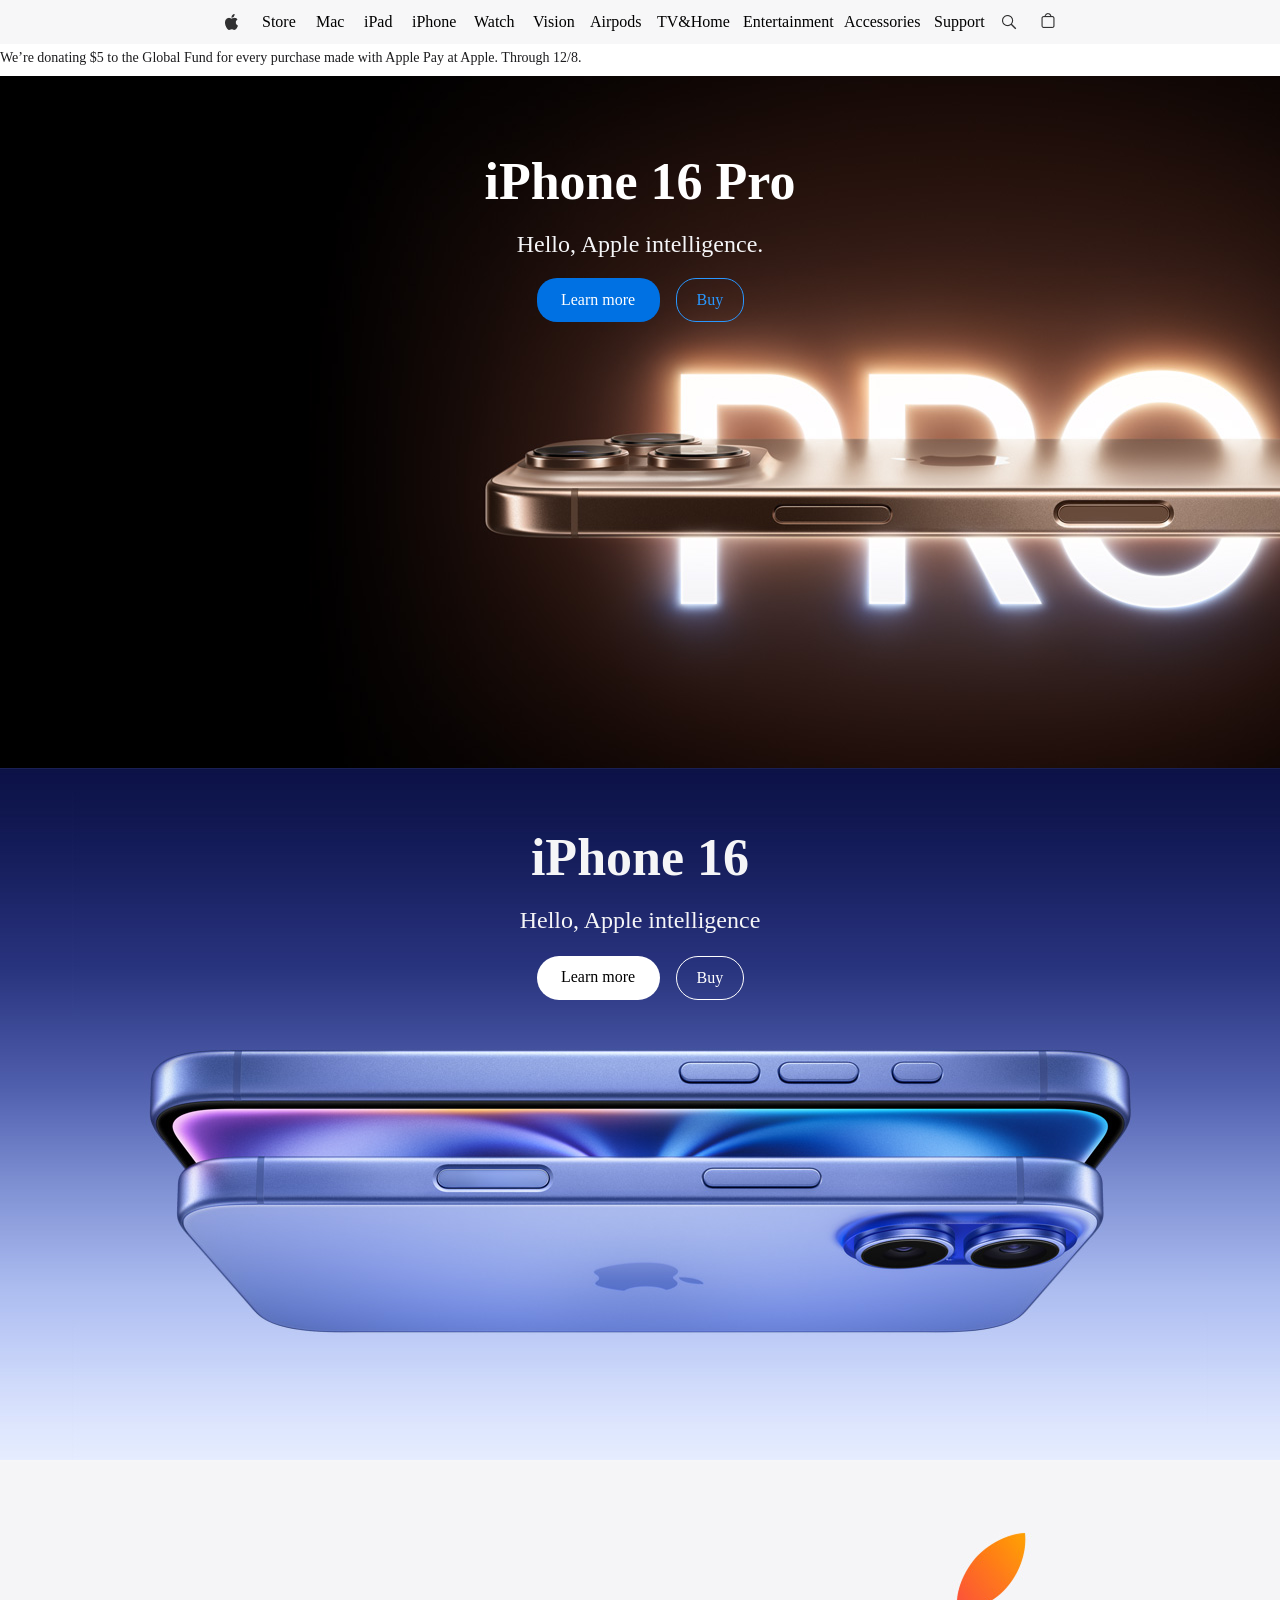
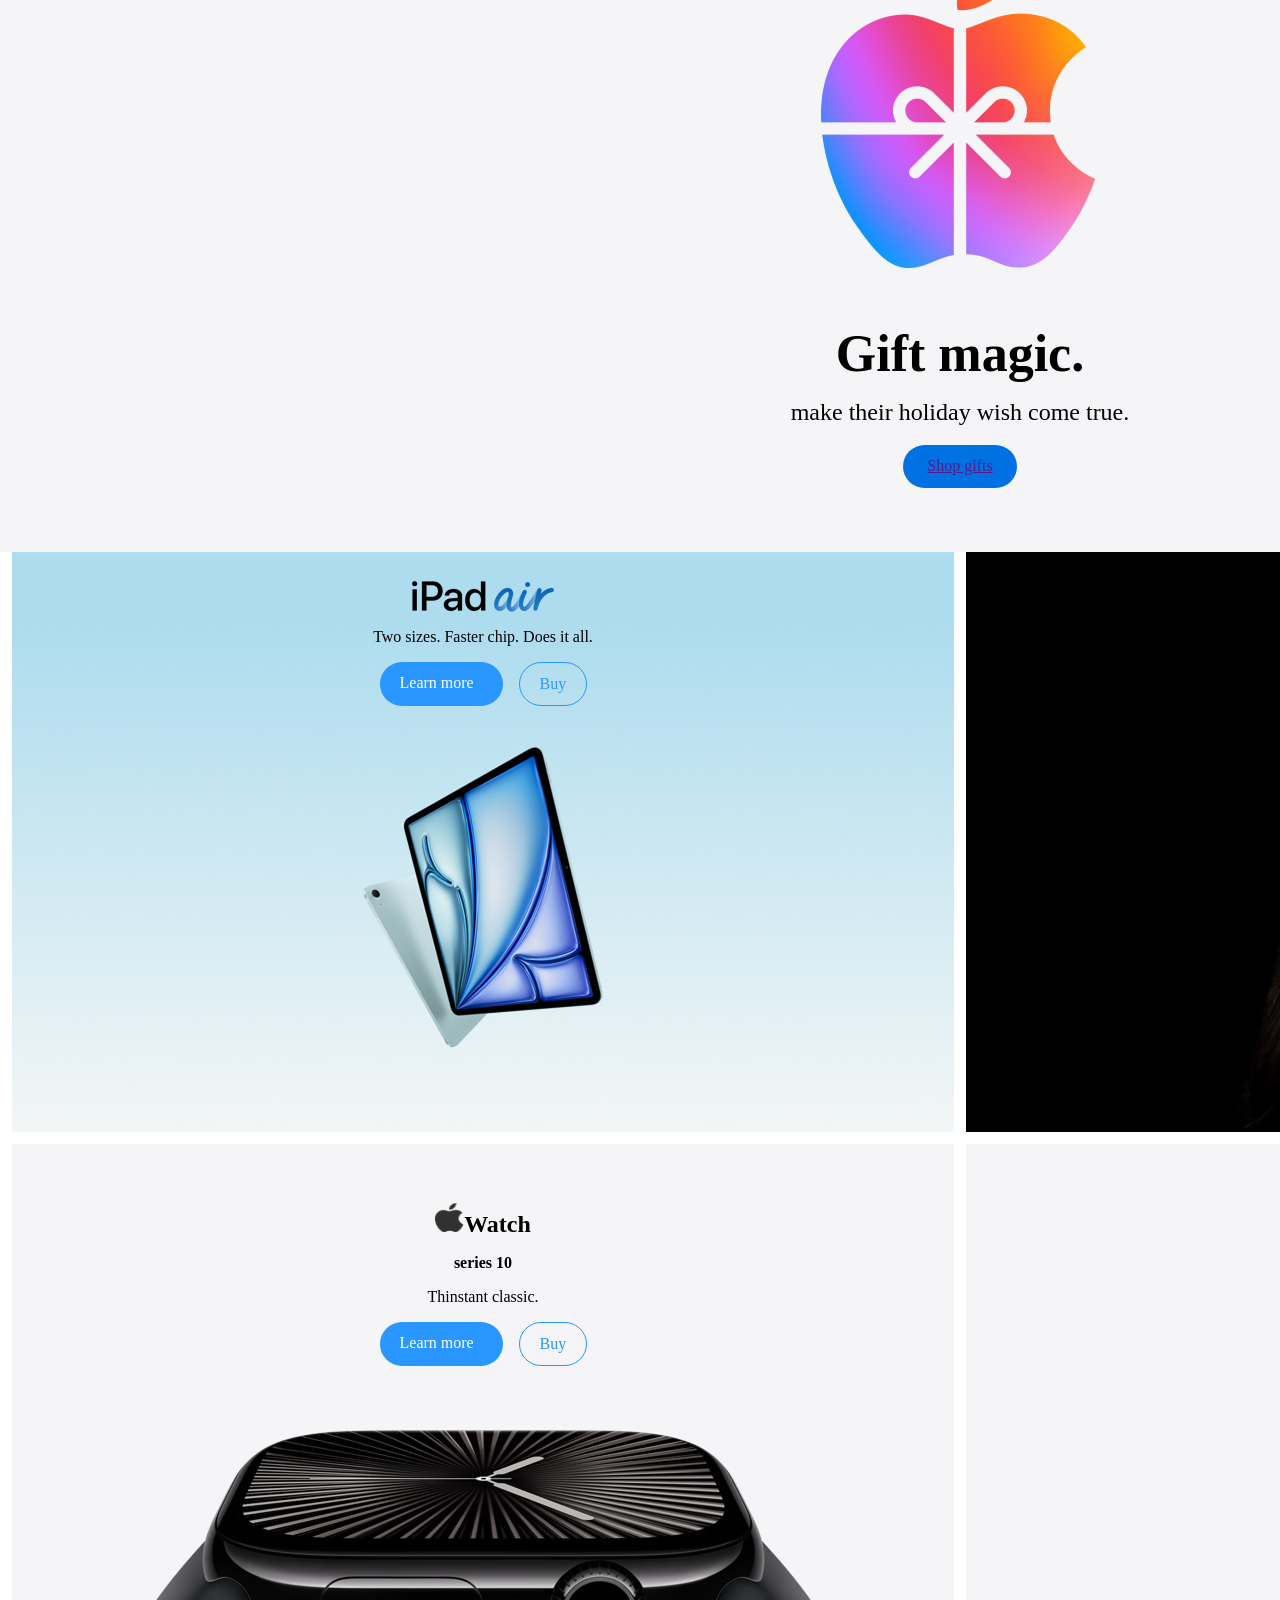
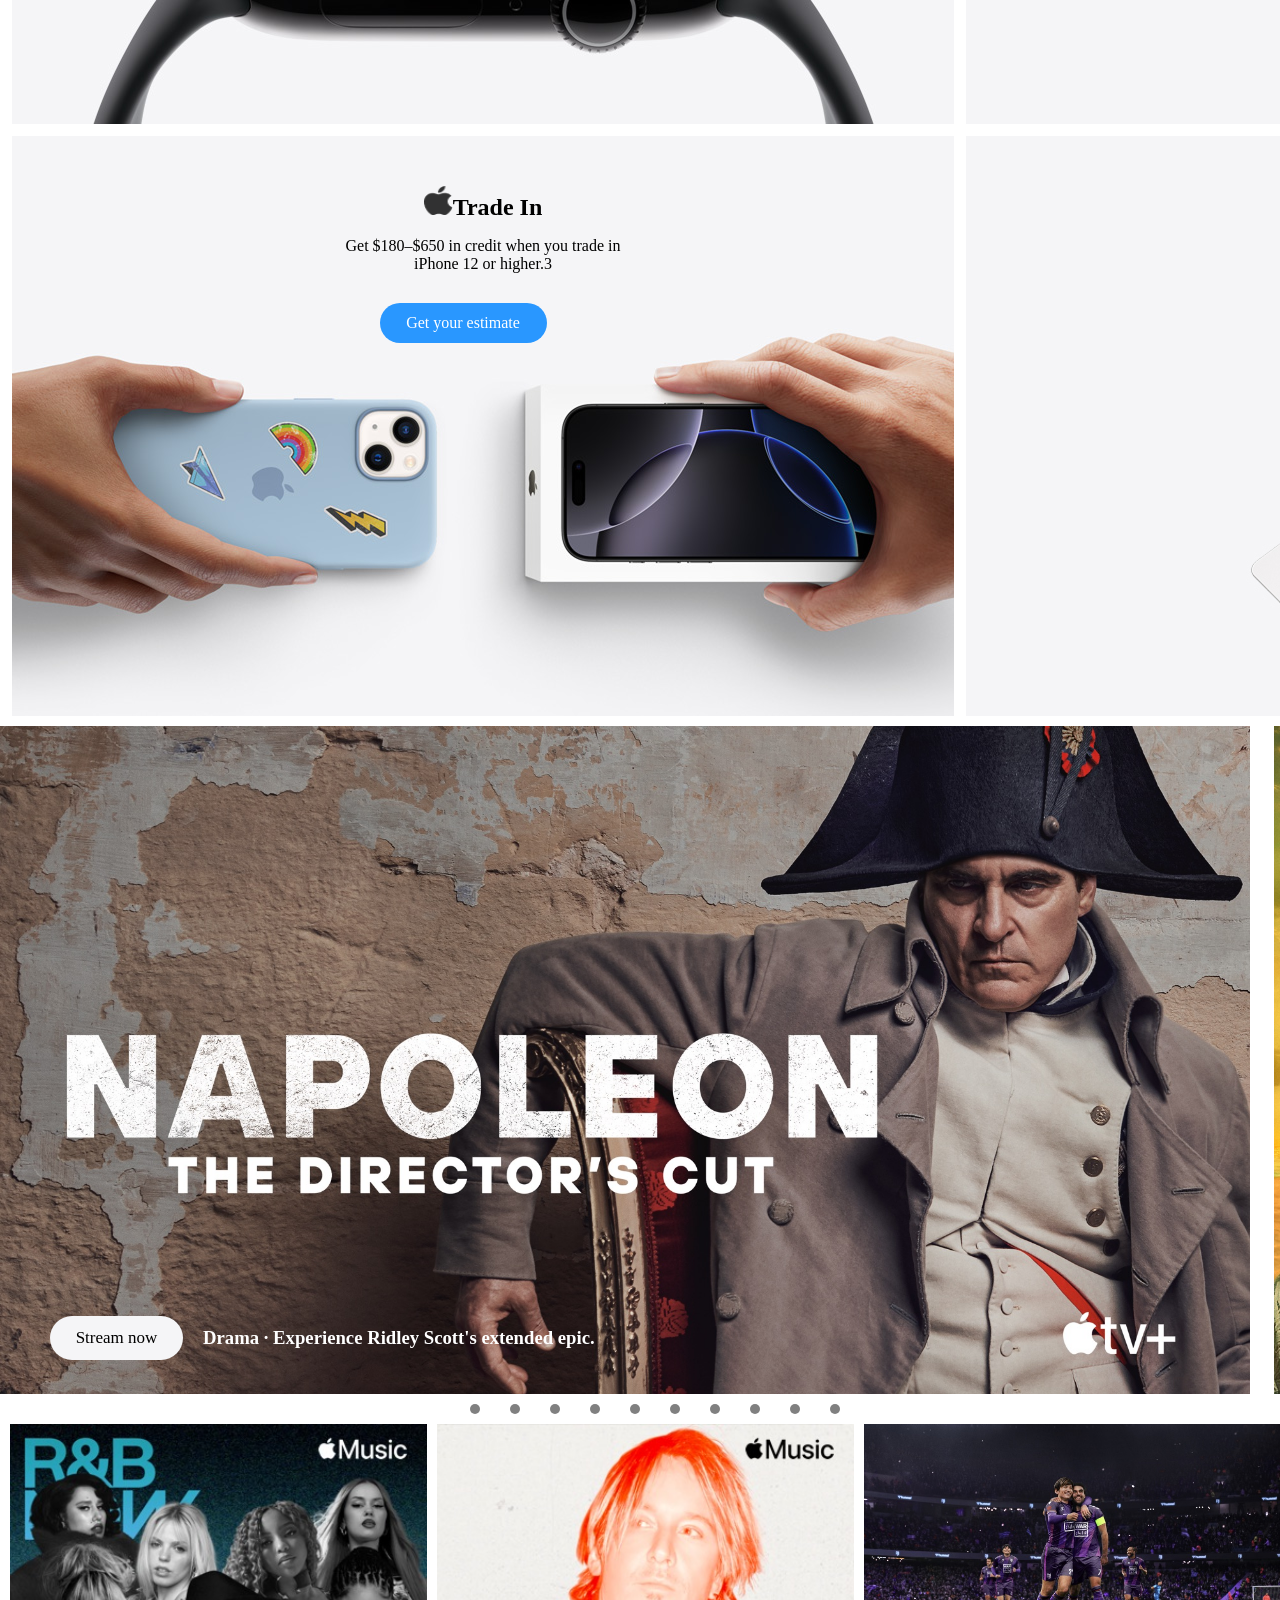
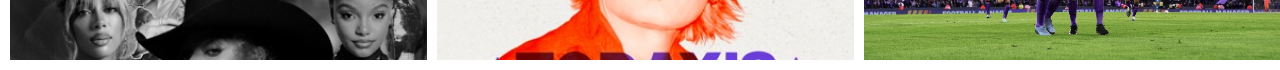
<file: index.html>
<!doctype html>
<html lang="en">
  <head>
    <meta charset="UTF-8" />
    <meta name="viewport" content="width=device-width, initial-scale=1.0" />
    <title>Document</title>
    <link rel="stylesheet" href="index.css" />
    <link rel="stylesheet" href="tablet.css" />
  </head>
  <body>
    <section class="header">
      <div class="text">
        <img src="Vector.png" alt="" />
        <p style="width: 30px" ;>Store</p>
        <p style="width: 24px">Mac</p>
        <p style="width: 24px">iPad</p>
        <p style="width: 38px">iPhone</p>
        <p style="width: 35px">Watch</p>
        <p style="width: 33px">Vision</p>
        <p style="width: 43px">Airpods</p>
        <p style="width: 62px">TV&Home</p>
        <p style="width: 77px">Entertainment</p>
        <p style="width: 66px">Accessories</p>
        <p style="width: 44px">Support</p>
        <img src="search.png" alt="" />
        <img src="SVG.png" alt="" />
      </div>
    </section>
    <div class="donate">
      <p>
        We’re donating $5 to the Global Fund for every purchase made with
        Apple Pay at Apple. Through 12/8.
      </p>
    </div>
    <section class="frame14">
      <div class="frame12">
        <section class="background1">
          <div class="father">
            <h1 class="son">iPhone 16 Pro</h1>
            <p class="son2">Hello, Apple intelligence.</p>
            <div class="huree">
              <div class="son1">
                <a style="color: white">Learn more</a>
              </div>
              <a class="son3">Buy</a>
            </div>
          </div>
        </section>

        <section class="background2">
          <div class="head">
            <h1>iPhone 16</h1>
            <p>Hello, Apple intelligence</p>
            <div class="huree2">
              <a class="ehnih">Learn more</a>
              <a class="daragiih">Buy</a>
            </div>
          </div>
          <img src="zurag2.png" alt="" />
        </section>
        <div class="background3">
          <div class="head3">
            <h1>Gift magic.</h1>
            <p>make their holiday wish come true.</p>
            <a href="">Shop gifts</a>
          </div>
          <img src="zurag.png" alt="" />
        </div>
        <div class="frame13">
          <div class="heseg1">
            <div class="dotor1">
              <img src="13-1.png" alt="" />
              <div class="dot1">
                <img src="Heading 3.png" alt="" />
                <p>Two sizes. Faster chip. Does it all.</p>
                <div class="huree3">
                  <a id="first">Learn more</a>
                  <a id="second">Buy</a>
                </div>
              </div>
            </div>
          </div>
          <div class="heseg2">
            <div class="dotor1">
              <img src="13-2.png" alt="" />
              <div id="dot1-2" class="dot1">
                <h1 style="color: white">Airpods Pro 2</h1>
                <p style="color: white">Now with a Hearing Aid feature.2</p>
                <div class="huree3">
                  <a id="first">Learn more</a>
                  <a id="second">Buy</a>
                </div>
              </div>
            </div>
          </div>
          <div class="heseg3">
            <div class="dotor1">
              <img src="13-3.png" alt="" />
              <div id="dot1-3" class="dot1">
                <h1 style="color: black">
                  <img
                    style="width: 29px; height: 29px"
                    src="logo.png"
                    alt=""
                  />Watch
                </h1>
                <h4>series 10</h4>
                <p style="color: black">Thinstant classic.</p>
                <div class="huree3">
                  <a id="first">Learn more</a>
                  <a id="second">Buy</a>
                </div>
              </div>
            </div>
          </div>
          <div class="heseg4">
            <div class="dotor1">
              <img src="13-4.png" alt="" />
              <div id="dot1-4" class="dot1">
                <h1 style="color: black">Macbook Air</h1>

                <p style="color: black">Lean. Mean. M3 machine.</p>
                <div class="huree3">
                  <a id="first">Learn more</a>
                  <a id="second">Buy</a>
                </div>
              </div>
            </div>
          </div>
          <div class="heseg5">
            <div class="dotor1">
              <img src="13-5.png" alt="" />
              <div id="dot1-5" class="dot1">
                <h1 style="color: black">
                  <img
                    style="width: 29px; height: 29px"
                    src="logo.png"
                    alt=""
                  />Trade In
                </h1>
                <p
                  style="
                    color: black;
                    width: 322px;
                    height: 50px;
                    display: flex;
                    text-align: center;
                  "
                >
                  Get $180–$650 in credit when you trade in iPhone 12 or
                  higher.3
                </p>
                <div class="huree3">
                  <a
                    style="
                      width: 167px;
                      height: 40px;
                      display: flex;
                      align-items: center;
                      justify-content: center;
                    "
                    id="first"
                    >Get your estimate</a
                  >
                </div>
              </div>
            </div>
          </div>

          <div class="heseg6">
            <div class="dotor1">
              <img src="13-6.png" alt="" />
              <div id="dot1-5" class="dot1">
                <h1 style="color: black">
                  <img
                    style="width: 29px; height: 29px"
                    src="logo.png"
                    alt=""
                  />Card
                </h1>
                <p
                  style="
                    color: black;
                    width: 322px;
                    height: 50px;
                    display: flex;
                    text-align: center;
                  "
                >
                  Get up to 3% Daily Cash back with every purchase.
                </p>
                <div
                  style="width: 246px; height: 40px; gap: 16px"
                  class="huree3"
                >
                  <a
                    style="
                      width: 118px;
                      height: 40px;
                      display: flex;
                      justify-content: center;
                      align-items: center;
                    "
                    id="first"
                    >learn more</a
                  >
                  <a
                    style="
                      width: 118px;
                      height: 40px;
                      display: flex;
                      justify-content: center;
                      align-items: center;
                    "
                    id="second"
                    >Apply now</a
                  >
                </div>
              </div>
            </div>
          </div>
        </div>
      </div>
    </section>
    <section class="scroll-heseg">
      <div id="item1" class="scroll-item">
        <div class="steam">
          <div class="steam-in">Stream now</div>
          <h3>Drama · Experience Ridley Scott's extended epic.</h3>
        </div>
      </div>
      <div id="item2" class="scroll-item">
        <div class="steam">
          <div class="steam-in">Stream now</div>
          <h3>Comedy · The shady side of paradise.</h3>
        </div>
      </div>
      <div id="item3" class="scroll-item">
        <div class="steam">
          <div class="steam-in">Stream now</div>
          <h3>Action · Worst. Heist. Ever.</h3>
        </div>
      </div>
      <div id="item4" class="scroll-item">
        <div class="steam">
          <div class="steam-in">Stream now</div>
          <h3>Documentary · All that glitters isn't gold.</h3>
        </div>
      </div>
      <div id="item5" class="scroll-item">
        <div class="steam">
          <div class="steam-in">Stream now</div>
          <h3>Watch Messi, every club, and every match--live.</h3>
        </div>
      </div>
      <div id="item6" class="scroll-item">
        <div class="steam">
          <div class="steam-in">Stream now</div>
          <h3>Crime · Presume nothing.</h3>
        </div>
      </div>
      <div id="item7" class="scroll-item">
        <div class="steam">
          <div class="steam-in">Stream now</div>
          <h3>Drama · New season.</h3>
        </div>
      </div>
      <div id="item8" class="scroll-item">
        <div class="steam">
          <div class="steam-in">See the schedule</div>
          <h3>Live MLB games, every Friday.</h3>
        </div>
      </div>
      <div id="item9" class="scroll-item">
        <div class="steam">
          <div class="steam-in">Stream now</div>
          <h3>
            Thriller · Natalie Portman and Moses Ingram star in a visionary noir
            thriller.
          </h3>
        </div>
      </div>
      <div id="item10" class="scroll-item">
        <div class="steam">
          <div class="steam-in">Stream now</div>
          <h3>Drama · 16 Emmy® Nominations Including Best Drama</h3>
        </div>
      </div>
    </section>
    <div
      style="
        padding-left: 30px;
        padding-top: 10px;
        display: flex;
        align-items: center;
        justify-content: center;
        gap: 30px;
      "
    >
      <a class="item1-dot" href="#item1"> </a>
      <a class="item2-dot" href="#item2"> </a>
      <a class="item3-dot" href="#item3"> </a>
      <a class="item4-dot" href="#item4"> </a>
      <a class="item5-dot" href="#item5"> </a>
      <a class="item6-dot" href="#item6"> </a>
      <a class="item7-dot" href="#item7"> </a>
      <a class="item8-dot" href="#item8"> </a>
      <a class="item9-dot" href="#item9"> </a>
      <a class="item10-dot" href="#item10"> </a>
    </div>
    <section class="animation">
      <div class="group">
        <div class="slider" id="zurag1"></div>
        <div class="slider" id="zurag2"></div>
        <div class="slider" id="zurag3"></div>
        <div class="slider" id="zurag4"></div>
        <div class="slider" id="zurag5"></div>
        <div class="slider" id="zurag6"></div>
        <div class="slider" id="zurag7"></div>
        <div class="slider" id="zurag8"></div>
        <div class="slider" id="zurag9"></div>
        <div class="slider" id="zurag10"></div>
      </div>
      <div aria-hidden class="group">
        <div class="slider" id="zurag1"></div>
        <div class="slider" id="zurag2"></div>
        <div class="slider" id="zurag3"></div>
        <div class="slider" id="zurag4"></div>
        <div class="slider" id="zurag5"></div>
        <div class="slider" id="zurag6"></div>
        <div class="slider" id="zurag7"></div>
        <div class="slider" id="zurag8"></div>
        <div class="slider" id="zurag9"></div>
        <div class="slider" id="zurag10"></div>
      </div>
    </section>
  </body>
</html>
</file>
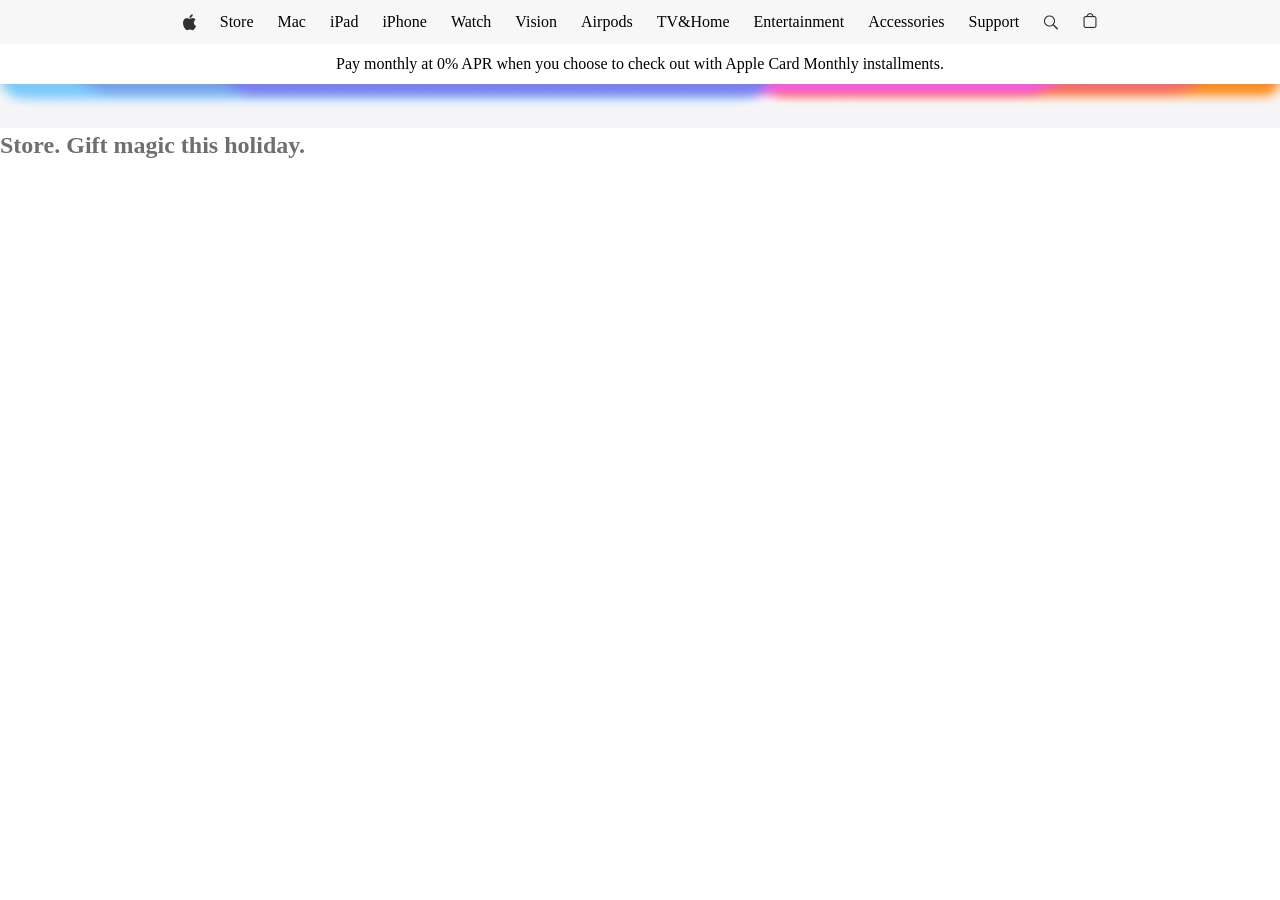
<file: store-index.html>
<!doctype html>
<html lang="en">
  <head>
    <meta charset="UTF-8" />
    <meta name="viewport" content="width=device-width, initial-scale=1.0" />
    <title>Document</title>
    <link rel="stylesheet" href="store-index.css" />
  </head>
  <body>
    <section class="main-body">
      <div class="tolgoi-heseg">
        <div class="header">
          <img src="apple-logo.png" alt="" />
          <p>Store</p>
          <p>Mac</p>
          <p>iPad</p>
          <p>iPhone</p>
          <p>Watch</p>
          <p>Vision</p>
          <p>Airpods</p>
          <p>TV&Home</p>
          <p>Entertainment</p>
          <p>Accessories</p>
          <p>Support</p>
          <img src="search-icon.png" alt="" />
          <img src="SVG.png" alt="" />
        </div>
        <div class="pay">
          <p>
            Pay monthly at 0% APR when you choose to check out with Apple Card
            Monthly installments.
          </p>
        </div>
        <img style="width: 100vw; height: 44px" src="store-header.png" alt="" />
        <div class="tolgoi-mid">
          <h2>Store. Gift magic this holiday.</h2>
        </div>
      </div>
    </section>
  </body>
</html>
</file>
<file: index.css>
* {
  margin: 0;
  box-sizing: border-box;
  padding: 0;
}
.header{
    width: 100vw;
    height: 44px;
    gap: 24px;
    position: fixed;
background-color: #F5F5F7CC;

}
.text{   display: flex;
    align-items: center;
    justify-content: center;
    gap: 24px;
    height: 44px;
}
.donate{
    width: 100vw;
    height: 52px;
    padding-top:60px;
    padding-bottom: 16px;
    gap: 4px;
    display: flex;
    justify-content: center;
    align-items: center;
}
.donate p{
    width: 100vw; 
    height: 20px;
    font-size: 14px;
    color:#1D1D1F;
}
.frame14{
    width: 100vw;
    height: 3850px;
    gap: 12px;
    
}
.frame12{width: 100vw;
    height: 2100px;
    gap: 12px
    ;

}
.background1{
 width: 100vw;
 height: 692px;
 background-image: url(Figure.png);
 display: flex;
 justify-content: center;
 align-items: flex-start;
 text-align: center;
 position: relative;


}
    .father {
  position: absolute;
  width: 100vw;
  height: 172px;
  display: flex;
  flex-direction: column;
  justify-content: center;
  flex-direction: column;
  align-items: center;
  gap: 20px;
  padding-top: 150px;
 
}
.son {
  text-align: center;
  color: white;
  width:100vw;
  height: 60px;
  font-size: 52px;
}
.son2 {
  text-align: center;
  width: 405px;
  height: 32px;
  font-size: 24px;
  color: #F5F5F7;
}
.son1{display: flex;
    justify-content: center;
    align-items: center;
    width: 123px;
    height: 44px;
    background-color: #0071E3;
    border-radius: 20px;
    padding-left: 20px;
    padding-bottom: 12px;
    padding-right: 20px;
    padding-top: 12px;
    gap: 10px;
}.son3{
    width: 68px;
    height: 44px;
    border-radius: 20px;
    border-color: #2997FF;
    border: 1px;
    padding-left: 20px;
    padding-bottom: 12px;
    padding-right: 20px;
    padding-top: 12px;
    color: #2997FF;
    border-style: solid;
}
.huree{
    display: flex;
    justify-content: center;
    align-items: center;
    width: 207px;
    height: 44px;
    gap: 16px;

}
.frame13{
    display: flex;
    justify-content: center;
    align-items: center;
    flex-wrap: wrap;
    gap: 12px;
    width: 1920px;
    height: 1764px;
}
.heseg1{
    width: 942px;
    height: 580px;
}
.heseg2{
    width: 942px;
    height: 580px;
}
.heseg3{
    width: 942px;
    height: 580px;
}
.heseg4{
    width: 942px;
    height: 580px;}
.heseg5{
    width: 942px;
    height: 580px;
}
.heseg6{
    width: 942px;
    height: 580px;
}

.head h1{ width: 405px;
    height: 60px;
    font-size: 52px;
    color:#F5F5F7;
}
.background2{
    position: relative;
    display: flex;
    justify-content: center;
    align-items: center;
    text-align: center;
}

.head{
    position: absolute;
    display: flex;
    justify-content: center;
    flex-direction: column;
    align-items: center;
    width: 405px;
    height: 172px;
        gap: 20px;
    margin-top: -400px;
}
.head p{
    width: 405px;
    height: 32px;
    font-size: 24px;
    color: #F5F5F7;
}
.huree2{
    width: 207px;
    height: 44px;
    gap: 16px;
    display: flex;
}
.ehnih{
    width: 123px;
    height: 44px;
    padding-left: 20px;
    padding-bottom: 12px;
    padding-right: 20px;
    padding-top: 12px;
    background-color: white;
    border-radius: 40px;
}
.daragiih{
    width: 68px;
    height: 44px;
    padding-left: 20px;
    padding-bottom: 12px;
    padding-right: 20px;
    padding-top: 12px;
    border: 1px;
    border-style: solid;
    border-color: white;
    border-radius: 40px;
    gap: 10px;
    color: white;
}
.background3{
    position: relative;
    width: 1920px;
    height: 692px;
    position: relative;
    display: flex;
    justify-content: center;
    align-items: center;
    text-align: center;
}
.head3{
    width: 405px;
    height: 164px;
    gap: 16px;
    position: absolute;
    display: flex;
    justify-content: center;
    flex-direction: column;
    align-items: center;
    margin-top: 400px;
}
.head3 h1{width: 405px;
    height: 60px;
    font-size: 52px;
    color: black;
}
.head3 p{width: 405px;
    height: 32px;
    font-size: 24px;
    color:black;
}
.head3 a{
    width: 114px;
    height: 44px;
    border-radius: 40px;
    padding-left: 20px;
    padding-bottom: 12px;
    padding-right: 20px;
    padding-top: 12px;
    gap: 10px;
    background-color: #0071E3;
}
.dotor1{
  width: 942px;
    height: 580px;
    display: flex;
    justify-content: center;
    flex-direction: column;
    align-items: center;
    position: relative;
}
.dot1{
    position: absolute;
     width: 405px;
    height: 164px;
    gap: 16px;
    display: flex;
    justify-content: center;
    flex-direction: column;
    align-items: center;
    margin-top: -400px;
}
.huree3{    width: 207px;
    height: 44px;
    gap: 16px;
    display: flex;
}
#first{
        width: 123px;
    height: 44px;
    padding-left: 20px;
    padding-bottom: 12px;
    padding-right: 20px;
    padding-top: 12px;
    background-color: #2997FF;
    border-radius: 40px;
    color: white;
}
#second{    width: 68px;
    height: 44px;
    padding-left: 20px;
    padding-bottom: 12px;
    padding-right: 20px;
    padding-top: 12px;
    border: 1px;
    border-style: solid;
    border-color: #2997FF;
    border-radius: 40px;
    gap: 10px;
    color: #2997FF;
}
#dot1-2{
    margin-top: 350px;
}
#dot1-3{
    margin-top: -300px;
}
#dot1-4{
    margin-top: -400px;
}
#dot1-5{
    margin-top: -320px;
}
.scroll-heseg{
    width: 1920px;
    overflow: scroll;
    scroll-behavior: smooth;
    display: flex;
    gap: 24px;
    scrollbar-width: none;                                                                                                                                                                                                                                                                                                                                                                                                                                                                                                                                                                                                                                                                                                                                                                                                                                                                                                                                                                                                                                                                                                                                                                                                                                                                                                                                                                                                                                                                                                                                                                                                                                                                                                                                                                                                                                                                                                                                                                                                                                                                                                                                                                                                                                                                                                                                                                                                                                                                                                                                                                                                                                                                                                                                                                                                                                                                                                                                                                                                                                                                                                                                                                                                                                                                                                                                                                                                                                                                                                
}
.scroll-item{
    min-width:1250px;
    height: 668px;
    background-color: #1D1D1F;
}
#item1{
background-image: url(napoleon.jpg);
background-size: cover;
}
#item2{
    background-image: url(bad-monkey.jpg);
    background-size: cover;
}
#item3{
    background-image: url(instigators.jpg);
    background-size: cover;
}
#item4{
    background-image: url(k-pop-idols.jpg);
    background-size: cover;
}
#item5{
    background-image: url(season-pass.jpg);
    background-size: cover;
}
#item6{
    background-image: url(pressumed-innocent.jpg);
    background-size: cover;
}
#item7{
    background-image: url(pachinko.jpg);
    background-size: cover;
}
#item8{
    background-image: url(baseball.jpg);
    background-size: cover;
}
#item9{
    background-image: url(lady-in-the-lake.jpg);
    background-size: cover;
}
#item10{
    background-image: url(morning-show.jpg);
    background-size: cover;
}
.item1-dot{
    display: block;
    width: 10px;
    height: 10px;
    border-radius: 50%;
    background-color:gray;
}
.item2-dot{
    display: block;
    width: 10px;
    height: 10px;
    border-radius: 50%;
    background-color:gray;
}
.item3-dot{
    display: block;
    width: 10px;
    height: 10px;
    border-radius: 50%;
    background-color:gray;
}
.item4-dot{
    display: block;
    width: 10px;
    height: 10px;
    border-radius: 50%;
    background-color:gray;
}
.item5-dot{
    display: block;
    width: 10px;
    height: 10px;
    border-radius: 50%;
    background-color:gray;
}
.item6-dot{
    display: block;
    width: 10px;
    height: 10px;
    border-radius: 50%;
    background-color:gray;
}
.item7-dot{
    display: block;
    width: 10px;
    height: 10px;
    border-radius: 50%;
    background-color:gray;
}
.item8-dot{
    display: block;
    width: 10px;
    height: 10px;
    border-radius: 50%;
    background-color:gray;
}
.item9-dot{
    display: block;
    width: 10px;
    height: 10px;
    border-radius: 50%;
    background-color:gray;
}
.item10-dot{
    display: block;
    width: 10px;
    height: 10px;
    border-radius: 50%;
    background-color:gray;
}
.steam{
    display: flex;
    justify-content: flex-start;
    align-items:center;
    padding-top :590px;
    padding-left: 50px;
}
.steam-in{
    display: flex;
    justify-content: center;
    align-items: center;
    width: 133px;
              height: 44px;
              padding-left: 20px;
              padding-bottom: 12px;
              padding-right: 20px;
              padding-top: 12px;
              gap: 10px;
              background-color:  #f5f5f7;
              border-radius: 40px;
              font-size: 17px;
}
.steam h3{
padding-left: 20px
    ;
    color: white;
}
.animation{
 width: 90%;
 display: flex;
}
.group{
           display: flex;
    width: 5000px;
    gap: 10px;
    padding:10px
    ;
    animation: spin 90s infinite linear;
}
#zurag1{
    background-image: url(1.jpg);
    background-size: cover;
}
#zurag2{
    background-image: url(2.jpg);
        background-size: cover;
}
#zurag3{
    background-image: url(3.jpg);
        background-size: cover;
}
#zurag4{
    background-image: url(4.jpg);
        background-size: cover;     
}
#zurag5{
    background-image: url(5.jpg);
        background-size: cover;

}
#zurag6{
    background-image: url(6.jpg);
        background-size: cover;
}
#zurag7{
    background-image: url(7.jpg);
        background-size: cover;
}
#zurag8{
    background-image: url(8.jpg);
        background-size: cover;
}
#zurag9{
    background-image: url(9.jpg);
        background-size: cover;
}
#zurag10{
    background-image: url(10.jpg);
        background-size: cover;
}
.slider {
  width: 417px;
  height: 236px;
}
@keyframes spin{
  from { translate: 0;
  }
  to { translate: -100%;
  }
}
</file>
<file: tablet.css>
*{
    margin: 0;
    box-sizing: border-box;
    padding: 0;
}
@media (max-width:1024px){
.text p{
 display: none;
}
.header{
    height: 48px;
    justify-content: space-between;
}

}
</file>
<file: store-index.css>
*{
    margin: 0;
    box-sizing: border-box;
    padding: 0
    ;
}
.main-body{
    width: 100vw;
    height: 100vh;
    display: flex;
}
.header{
    display: flex;
    justify-content: center;
    align-items: center;
    background-color: #F5F5F7CC;
    width: 100%;
    height: 44px;
    gap: 24px;
    position: fixed;
}
.pay{
    background-color: white;
    padding-top: 64px;
    padding-bottom: 20px;
    gap: 4px;
    width: 100%;
    height: 60px;
    display: flex;
    justify-content: center;
    align-items: center;
}
.tolgoi-mid h2{
    color: #6E6E73;
}
</file>
